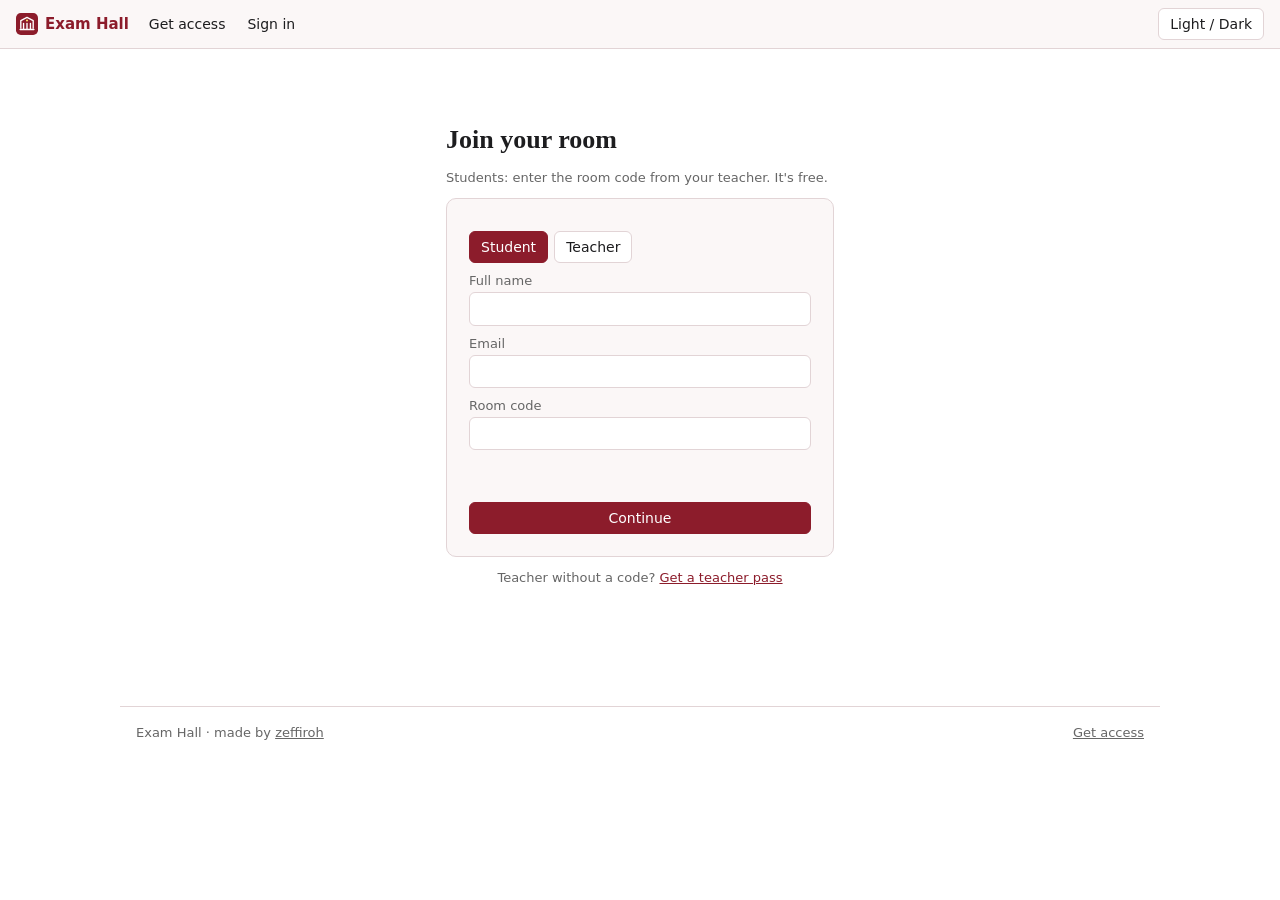
<file: docs/index.html>
<!DOCTYPE html>
<html lang="en">
<head>
<meta charset="utf-8">
<meta name="viewport" content="width=device-width,initial-scale=1">
<link rel="icon" href="assets/icon.svg" type="image/svg+xml">
<title>Sign in · Exam Hall</title>
<link rel="stylesheet" href="css/app.css">
</head>
<body>
<main class="signin">
  <h1>Join your room</h1>
  <p class="mut">Students: enter the room code from your teacher. It's free.</p>
  <div class="card">
    <div class="tabs" role="tablist"><button id="tS" class="on" role="tab">Student</button><button id="tT" role="tab">Teacher</button></div>
    <form id="f" novalidate>
      <div id="fs">
        <label class="field">Full name<input id="nm" autocomplete="name" required></label>
        <label class="field">Email<input id="em" type="email" autocomplete="email" required></label>
        <label class="field">Room code<input id="cd" autocomplete="off" autocapitalize="off" spellcheck="false" required></label>
      </div>
      <div id="ft" hidden>
        <label class="field">Teacher access code<input id="pw" type="password" autocomplete="current-password" placeholder="XXXX-XXXX-XXXX"></label>
        <p class="mut" style="margin:0">The code you got after buying a teacher pass.</p>
      </div>
      <p class="err" id="er" role="alert"></p>
      <button class="pri" id="go" style="width:100%;justify-content:center">Continue</button>
    </form>
  </div>
  <p class="mut" style="text-align:center">Teacher without a code? <a href="pass.html">Get a teacher pass</a></p>
</main>
<script src="js/config.js"></script>
<script type="module">
import { $, el, topbar, user, setUser, S, T, teacherConnFor, teacherSql } from './js/core.js';
topbar();
const u = user();
if (u && u.role === 'student' && u.code) location.href = 'student.html';
if (u && u.role === 'teacher' && (u.key || sessionStorage.apc)) location.href = 'dashboard.html';
let role = 'student';
const pick = r => { role = r; $('#fs').hidden = r !== 'student'; $('#ft').hidden = r !== 'teacher'; $('#tS').classList.toggle('on', r === 'student'); $('#tT').classList.toggle('on', r === 'teacher'); $('#er').textContent = ''; };
$('#tS').onclick = () => pick('student');
$('#tT').onclick = () => pick('teacher');
const q = new URLSearchParams(location.search);
if (q.get('room')) $('#cd').value = q.get('room');
if (q.has('teacher')) pick('teacher');
$('#f').onsubmit = async e => {
  e.preventDefault();
  const go = $('#go'); go.disabled = true; $('#er').textContent = '';
  try {
    if (role === 'teacher') {
      const pw = $('#pw').value.trim();
      if (!pw) throw new Error('Enter your teacher access code.');
      sessionStorage.removeItem('apc');
      if (/^[A-Z0-9]{4}-[A-Z0-9]{4}-[A-Z0-9]{4}$/i.test(pw)) {
        const key = pw.toUpperCase();
        setUser({ role: 'teacher', key });
        try { await T('login'); }
        catch (x) { localStorage.removeItem('apu'); throw new Error(/access code/i.test(x.message) ? 'That access code was not found or was revoked.' : x.message); }
      } else {
        sessionStorage.apc = teacherConnFor($('#pw').value);
        try { const t = await teacherSql(); await t`select 1 from exam.rooms limit 1`; }
        catch (x) { sessionStorage.removeItem('apc'); throw new Error(/password/i.test(x.message) ? 'That access code was not found.' : x.message); }
        setUser({ role: 'teacher' });
      }
      location.href = 'dashboard.html';
    } else {
      const name = $('#nm').value.trim(), email = $('#em').value.trim().toLowerCase(), code = $('#cd').value.trim();
      if (!name) throw new Error('Enter your full name.');
      if (!/^\S+@\S+\.\S+$/.test(email)) throw new Error('Enter a valid email address.');
      if (!code) throw new Error('Enter the room code.');
      const r = await S.join(code);
      setUser({ role: 'student', name, email, code, room: r.room.title });
      location.href = 'student.html';
    }
  } catch (x) { $('#er').textContent = /room code/i.test(x.message) ? 'That room code was not found.' : x.message; go.disabled = false; }
};
</script>
</body>
</html>
</file>
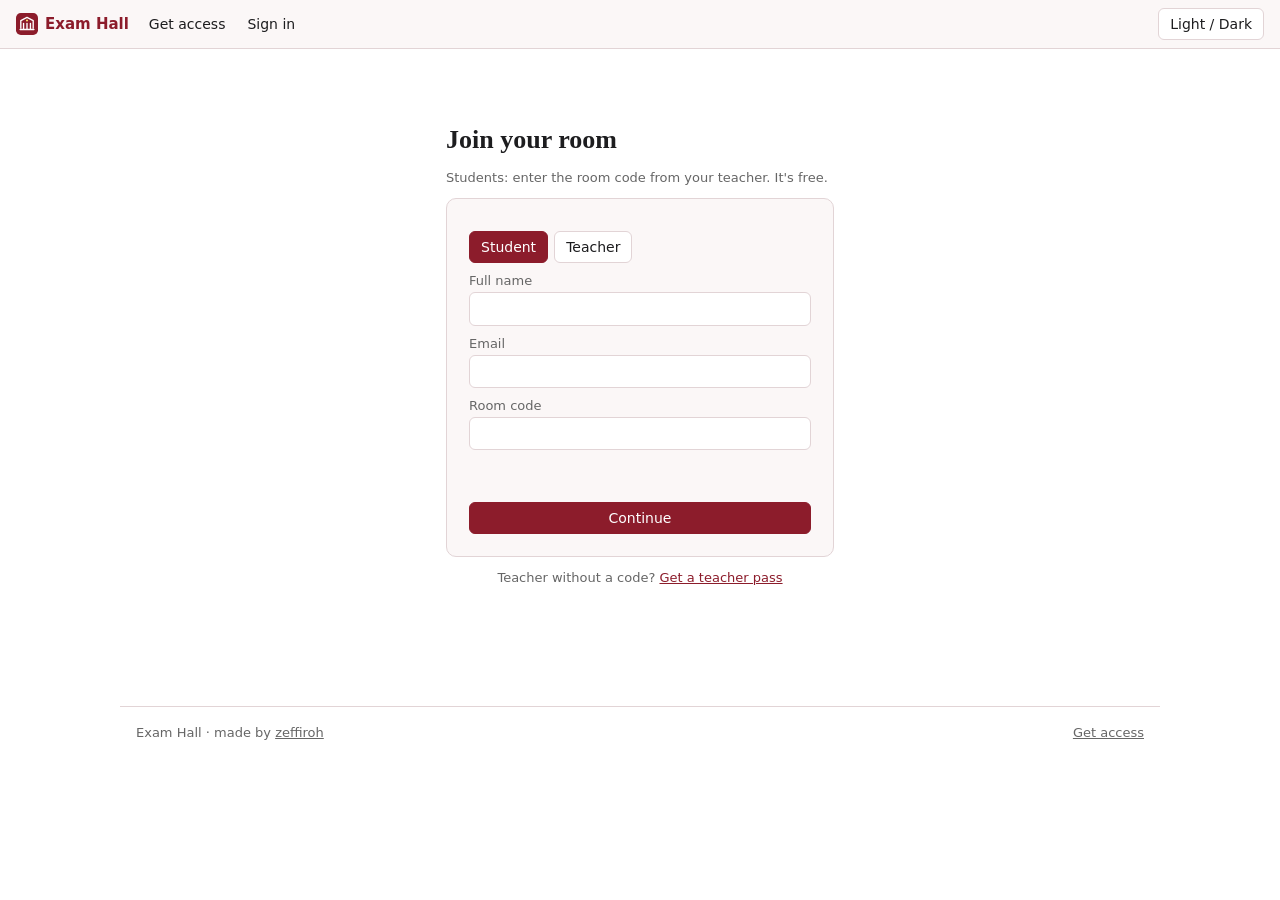
<file: docs/activity.html>
<!DOCTYPE html>
<html lang="en">
<head>
<meta charset="utf-8">
<meta name="viewport" content="width=device-width,initial-scale=1">
<link rel="icon" href="assets/icon.svg" type="image/svg+xml">
<title>Activity · Exam Hall</title>
<link rel="stylesheet" href="css/app.css">
</head>
<body>
<main id="main"><p class="mut" role="status">Loading…</p></main>
<script src="js/config.js"></script>
<script type="module" src="js/activity.js"></script>
</body>
</html>
</file>
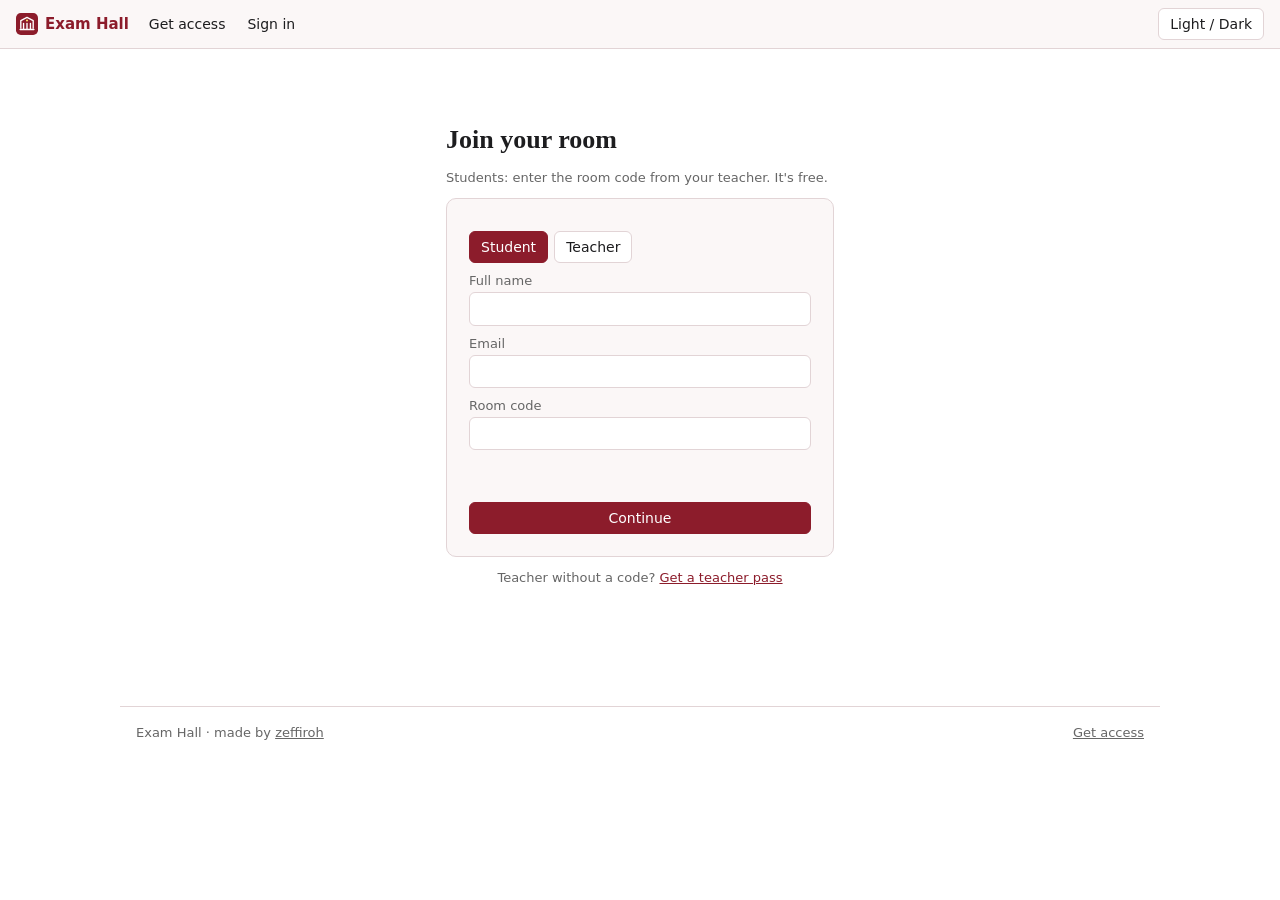
<file: docs/dashboard.html>
<!DOCTYPE html>
<html lang="en">
<head>
<meta charset="utf-8">
<meta name="viewport" content="width=device-width,initial-scale=1">
<link rel="icon" href="assets/icon.svg" type="image/svg+xml">
<title>Dashboard · Exam Hall</title>
<link rel="stylesheet" href="css/app.css">
</head>
<body>
<main id="main"><p class="mut">Loading…</p></main>
<script src="js/config.js"></script>
<script type="module" src="js/dashboard.js"></script>
</body>
</html>
</file>
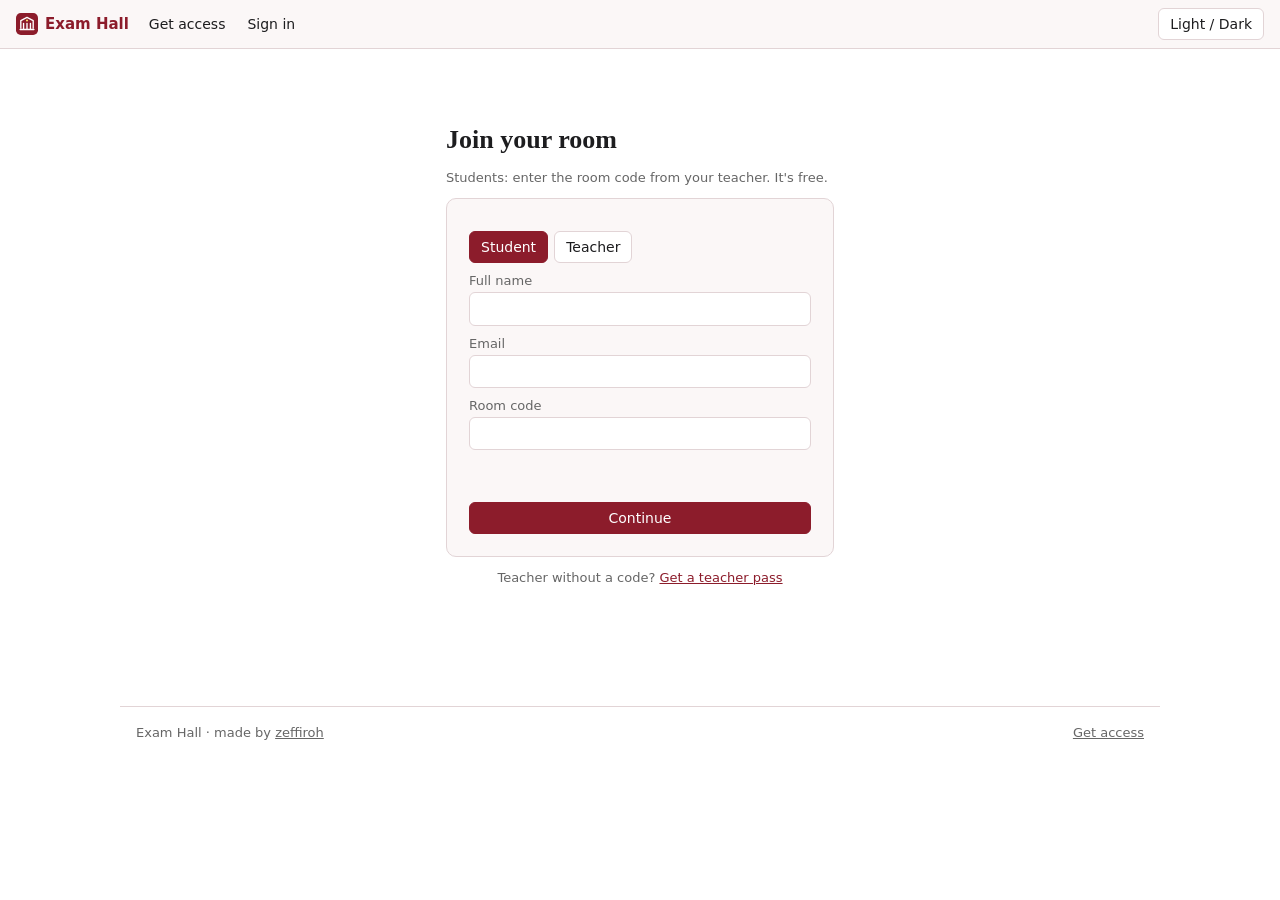
<file: docs/exam.html>
<!DOCTYPE html>
<html lang="en">
<head>
<meta charset="utf-8">
<meta name="viewport" content="width=device-width,initial-scale=1,viewport-fit=cover">
<link rel="icon" href="assets/icon.svg" type="image/svg+xml">
<title>Exam · Exam Hall</title>
<link rel="stylesheet" href="css/app.css">
</head>
<body class="exam">
<div class="ov" id="intro"><div>
  <p class="mut" id="iroom"></p>
  <h1 id="ititle">Loading…</h1>
  <p class="mut" id="isub"></p>
  <div id="ibody"></div>
  <div class="card" id="ifacts"></div>
  <label class="field">Accessibility: extra time on every section
    <select id="imult"><option value="1">Standard time</option><option value="1.25">1.25× time</option><option value="1.5">1.5× time</option><option value="2">2× time</option><option value="2.5">2.5× time</option><option value="3">3× time</option></select>
  </label>
  <p class="mut" style="margin-top:0">Choose before you begin. It is fixed once the exam starts and your teacher can see it.</p>
  <p class="err" id="ierr"></p>
  <div class="row"><button class="pri" id="go" disabled>Begin</button><a class="btn" href="student.html">Back to room</a></div>
</div></div>
<header class="xh">
  <b id="xt"></b>
  <span class="pillbar" id="secs"></span>
  <span class="mut" id="who"></span>
  <span id="tm" aria-live="polite"></span>
  <button id="bTm" aria-pressed="false">Hide timer</button>
  <button id="bZo" title="Smaller text" aria-label="Smaller text">A−</button>
  <button id="bZi" title="Larger text" aria-label="Larger text">A+</button>
  <button id="bLr" aria-pressed="false">Line reader</button>
  <button id="bRef" hidden>Reference</button>
  <button id="bCalc" hidden>Calculator</button>
  <button id="bNotes">Notes</button>
  <button id="bTheme">Theme</button>
  <span class="mut" id="saved"></span>
</header>
<div id="app"><section id="L" class="stim" aria-label="Source material"></section><section id="R" aria-label="Question"></section></div>
<footer class="xf" id="nav"></footer>
<div class="pop" id="notes" hidden><b>Notes for this question</b><textarea id="nt" aria-label="Notes"></textarea></div>
<div class="pop" id="calc" hidden style="width:380px">
  <div class="tabs"><button id="ct1" class="on">Scientific</button><button id="ct2">Graphing</button></div>
  <div id="cs"><input id="cd" aria-label="Expression" autocomplete="off"><div id="cres"></div><div class="kp" id="kp"></div></div>
  <div id="cg" hidden><input class="ge" value="y = x^2" aria-label="Function 1"><input class="ge" value="" aria-label="Function 2"><input class="ge" value="" aria-label="Function 3"><canvas id="gc" width="360" height="260"></canvas><div class="hint">Drag to pan, scroll to zoom.</div></div>
</div>
<div class="pop" id="ref" hidden style="width:min(460px,calc(100vw - 24px))"><b>Reference</b><div id="refb"></div></div>
<div id="lr" hidden></div>
<div class="nv" id="nv" hidden></div>
<div id="hb" hidden><button id="h1">Highlight</button><button id="h2">To notes</button><button id="h3">Clear highlights</button></div>
<div class="ov" id="fsw" hidden><div><h2>Return to full screen</h2><p>Leaving full screen has been recorded for your teacher.</p><button class="pri" id="refs">Return to the exam</button></div></div>
<div class="ov" id="done" hidden><div><h1>Submitted</h1><p id="dmsg">Your answers are saved.</p><div class="row"><a class="btn pri" id="drep" href="student.html#attempts">See my results</a><a class="btn" href="student.html">Back to room</a></div></div></div>
<script src="js/config.js"></script>
<script type="module" src="js/exam.js"></script>
</body>
</html>
</file>
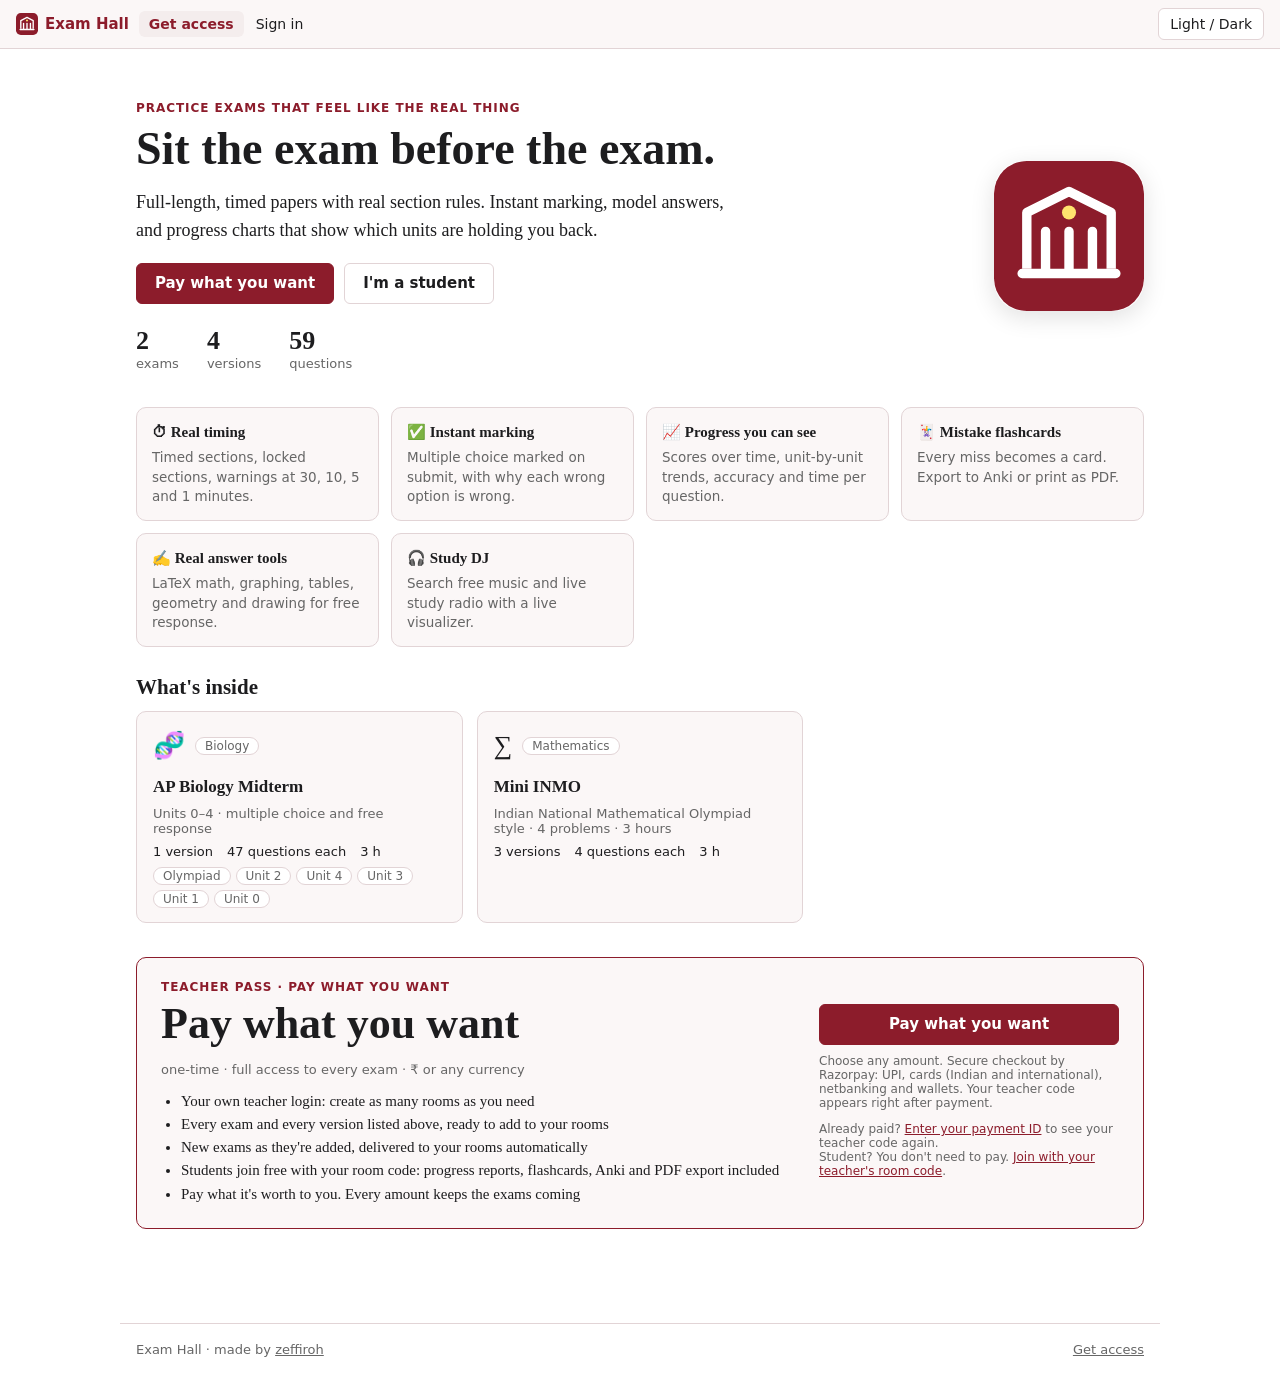
<file: docs/pass.html>
<!DOCTYPE html>
<html lang="en">
<head>
<meta charset="utf-8">
<meta name="viewport" content="width=device-width,initial-scale=1">
<link rel="icon" href="assets/icon.svg" type="image/svg+xml">
<title>Get access · Exam Hall</title>
<meta name="description" content="Full-length timed practice exams with progress charts, mistake flashcards and a study DJ.">
<link rel="stylesheet" href="css/app.css">
</head>
<body>
<main class="store">
  <section class="hero">
    <div>
      <p class="kick">Practice exams that feel like the real thing</p>
      <h1>Sit the exam before the exam.</h1>
      <p class="lede">Full-length, timed papers with real section rules. Instant marking, model answers, and progress charts that show which units are holding you back.</p>
      <div class="row"><a class="btn pri big" id="buy" href="#price">Pay what you want</a><a class="btn big" href="index.html">I'm a student</a></div>
      <div class="stats" id="stats"></div>
    </div>
    <img src="assets/icon.svg" alt="" class="hero-mark">
  </section>

  <section class="feats">
    <div><b>⏱ Real timing</b><span>Timed sections, locked sections, warnings at 30, 10, 5 and 1 minutes.</span></div>
    <div><b>✅ Instant marking</b><span>Multiple choice marked on submit, with why each wrong option is wrong.</span></div>
    <div><b>📈 Progress you can see</b><span>Scores over time, unit-by-unit trends, accuracy and time per question.</span></div>
    <div><b>🃏 Mistake flashcards</b><span>Every miss becomes a card. Export to Anki or print as PDF.</span></div>
    <div><b>✍️ Real answer tools</b><span>LaTeX math, graphing, tables, geometry and drawing for free response.</span></div>
    <div><b>🎧 Study DJ</b><span>Search free music and live study radio with a live visualizer.</span></div>
  </section>

  <h2>What's inside</h2>
  <div class="grid" id="cat"><p class="mut">Loading exams…</p></div>

  <section class="price card" id="price">
    <div>
      <p class="kick">Teacher pass · pay what you want</p>
      <div class="amt" id="amt"></div>
      <p class="mut" id="pnote"></p>
      <ul>
        <li>Your own teacher login: create as many rooms as you need</li>
        <li>Every exam and every version listed above, ready to add to your rooms</li>
        <li>New exams as they're added, delivered to your rooms automatically</li>
        <li>Students join free with your room code: progress reports, flashcards, Anki and PDF export included</li>
        <li>Pay what it's worth to you. Every amount keeps the exams coming</li>
      </ul>
    </div>
    <div class="buybox">
      <a class="btn pri big" id="pay" target="_top">Pay what you want</a>
      <p class="hint" id="payhint">Choose any amount. Secure checkout by Razorpay: UPI, cards (Indian and international), netbanking and wallets. Your teacher code appears right after payment.</p>
      <p class="hint">Already paid? <a href="unlock.html">Enter your payment ID</a> to see your teacher code again.<br>Student? You don't need to pay. <a href="index.html">Join with your teacher's room code</a>.</p>
    </div>
  </section>

  <section class="comm" id="comm" hidden>
    <h2>Join the community</h2>
    <p class="mut">Share scores, ask for new exams and swap study tips.</p>
    <div class="row" id="commLinks"></div>
  </section>
</main>
<script src="js/config.js"></script>
<script type="module">
import { $, el, CFG, topbar } from './js/core.js';
topbar('Get access');
$('#amt').textContent = CFG.price || '';
$('#pnote').textContent = CFG.priceNote || '';
const pay = $('#pay');
if (CFG.payLink) { pay.href = CFG.payLink; }
else { pay.removeAttribute('href'); pay.setAttribute('aria-disabled', 'true'); pay.classList.add('off'); $('#payhint').textContent = 'Payments open soon. Ask your teacher for a room code in the meantime.'; }

const c = CFG.community || {};
const badges = [
  c.reddit && el('a', { class: 'btn big', href: c.reddit, target: '_blank', rel: 'noopener', text: 'Reddit' }),
  c.discord && el('a', { class: 'btn big', href: c.discord, target: '_blank', rel: 'noopener', text: 'Discord' })
].filter(Boolean);
if (badges.length) { $('#comm').hidden = false; $('#commLinks').append(...badges); }

try {
  const cat = await (await fetch('catalog.json', { cache: 'no-cache' })).json();
  const t = cat.totals;
  $('#stats').append(...[[t.exams, 'exams'], [t.sets, 'versions'], [t.questions, 'questions']].map(([n, l]) => el('div', null, el('b', { text: n }), el('span', { text: l }))));
  $('#cat').replaceChildren(...cat.exams.map(x => el('div', { class: 'card ex' },
    el('div', { class: 'row' }, el('span', { class: 'exi', text: x.icon, 'aria-hidden': 'true' }), x.subject ? el('span', { class: 'chip', text: x.subject }) : null),
    el('h3', { text: x.title }),
    x.subtitle ? el('p', { class: 'mut', text: x.subtitle }) : null,
    el('div', { class: 'row facts' },
      el('span', { text: x.sets + (x.sets > 1 ? ' versions' : ' version') }),
      el('span', { text: x.perSet + ' questions each' }),
      x.minutes ? el('span', { text: Math.round(x.minutes / 6) / 10 + ' h' }) : null),
    x.units.length ? el('div', { class: 'units' }, x.units.slice(0, 6).map(u => el('span', { class: 'chip', text: u }))) : null)));
} catch { $('#cat').replaceChildren(el('p', { class: 'mut', text: 'The exam list could not be loaded.' })); }
</script>
</body>
</html>
</file>
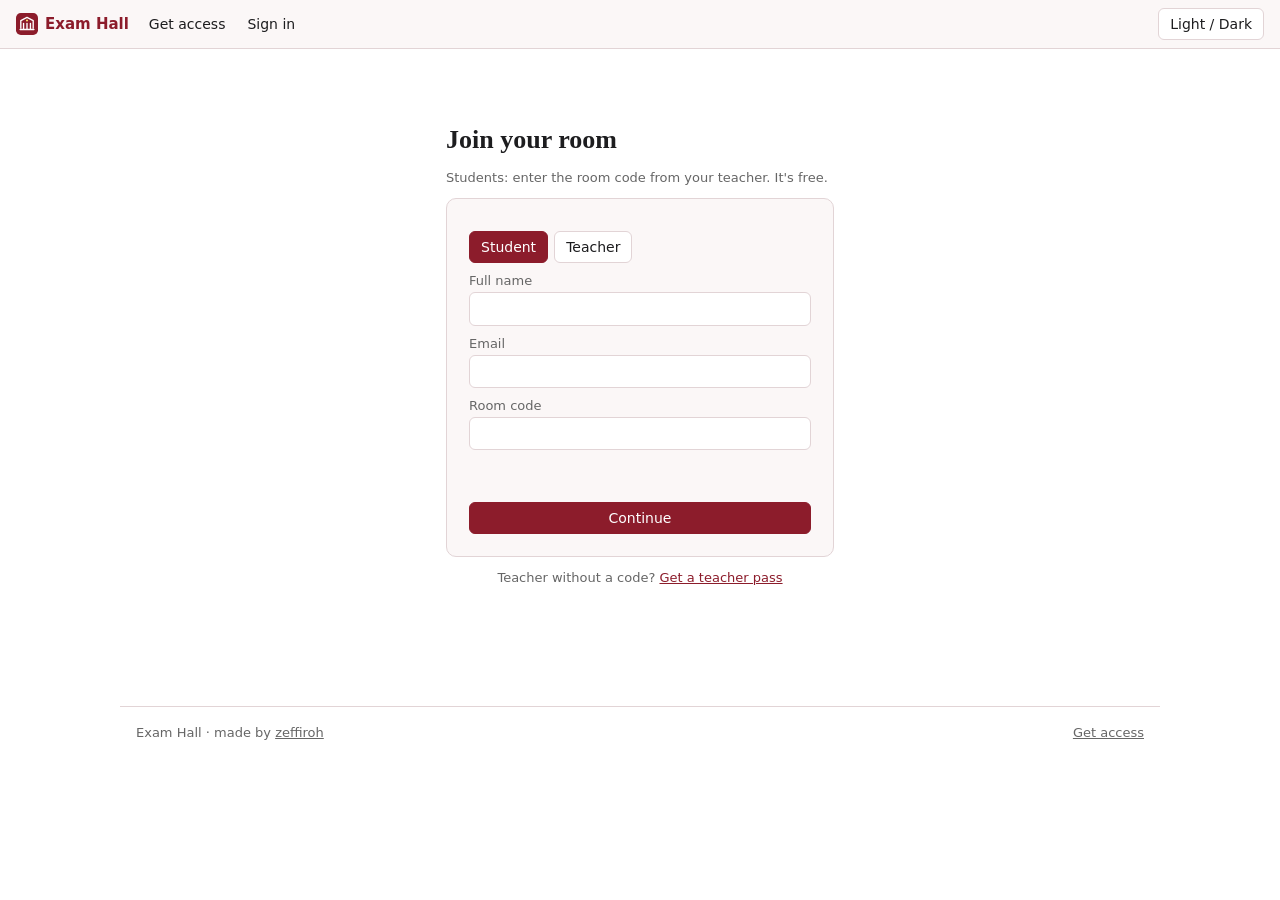
<file: docs/student.html>
<!DOCTYPE html>
<html lang="en">
<head>
<meta charset="utf-8">
<meta name="viewport" content="width=device-width,initial-scale=1">
<link rel="icon" href="assets/icon.svg" type="image/svg+xml">
<title>Room · Exam Hall</title>
<link rel="stylesheet" href="css/app.css">
</head>
<body>
<main id="main"><p class="mut">Loading…</p></main>
<script src="js/config.js"></script>
<script type="module" src="js/student.js"></script>
</body>
</html>
</file>
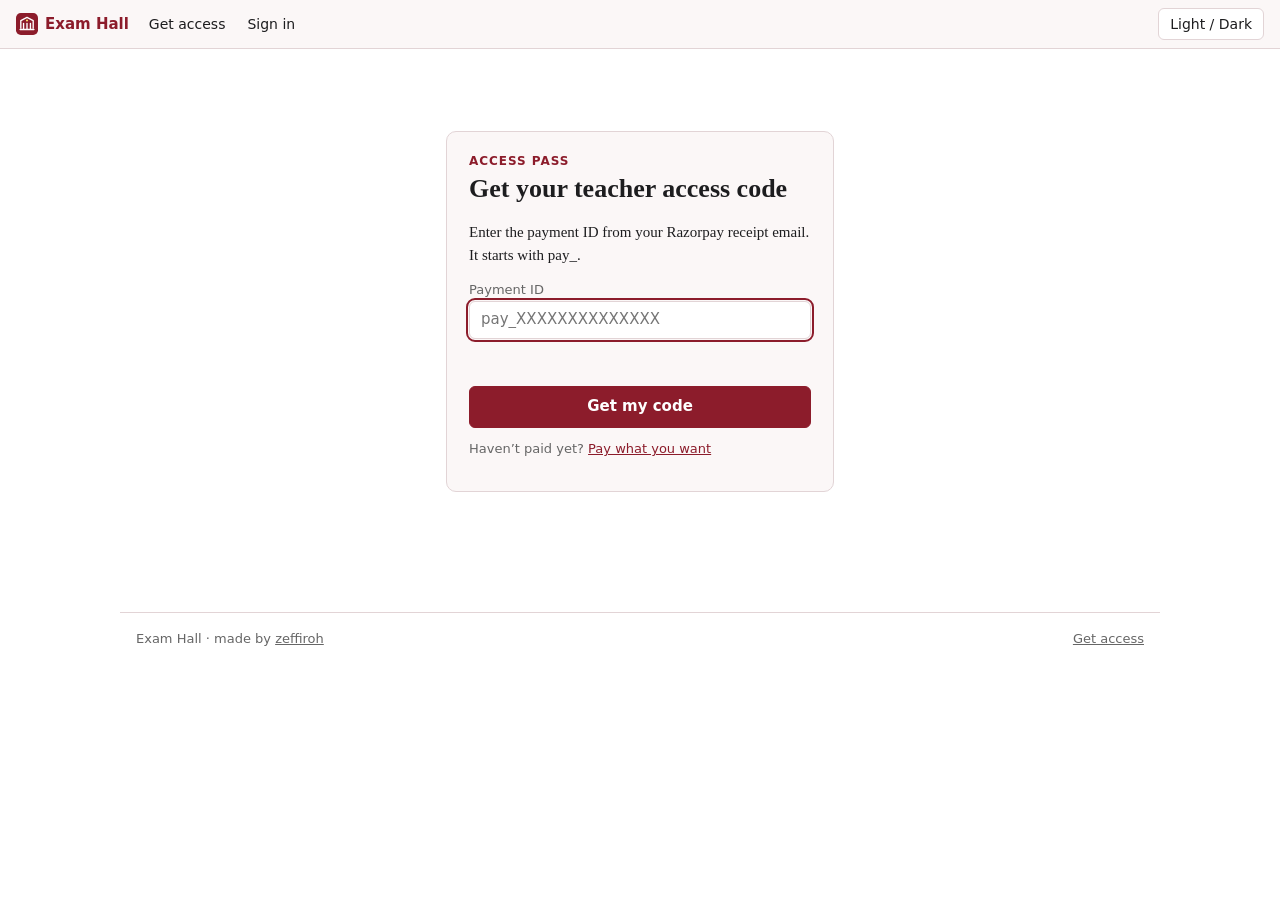
<file: docs/unlock.html>
<!DOCTYPE html>
<html lang="en">
<head>
<meta charset="utf-8">
<meta name="viewport" content="width=device-width,initial-scale=1">
<link rel="icon" href="assets/icon.svg" type="image/svg+xml">
<title>Your teacher code · Exam Hall</title>
<meta name="robots" content="noindex">
<link rel="stylesheet" href="css/app.css">
</head>
<body>
<main class="signin unlock">
  <div class="card" id="box"><p class="mut" role="status">Checking your payment…</p></div>
</main>
<script src="js/config.js"></script>
<script type="module">
import { $, el, topbar, studentSql } from './js/core.js';
topbar();
const box = $('#box');
const qs = new URLSearchParams(location.search);
const PAY = /^(pay_[A-Za-z0-9]{10,30}|cs_(test|live)_[A-Za-z0-9]{20,240})$/;

function show(code) {
  const copy = el('button', { text: 'Copy', onclick: async () => { try { await navigator.clipboard.writeText(code); copy.textContent = 'Copied'; } catch { copy.textContent = 'Select and copy'; } } });
  box.replaceChildren(
    el('p', { class: 'kick', text: 'Thank you for your support' }),
    el('h1', { text: 'Here is your teacher access code' }),
    el('div', { class: 'code' }, el('code', { text: code }), copy),
    el('p', { class: 'mut', text: 'Save it somewhere safe and don’t share it: it is your teacher login. Sign in on the Teacher tab, create rooms, add exams from the library, and give your students the room code. Students join free. If you lose this code, come back here and enter your payment ID again.' }),
    el('a', { class: 'btn pri big', href: 'index.html?teacher', text: 'Open the teacher dashboard' }));
}

function ask(msg) {
  const input = el('input', { class: 'single', placeholder: 'pay_XXXXXXXXXXXXXX', autocomplete: 'off', spellcheck: 'false', 'aria-label': 'Payment ID' });
  const err = el('p', { class: 'err', role: 'alert', text: msg || '' });
  const form = el('form', null, el('label', { class: 'field' }, 'Payment ID', input), err,
    el('button', { class: 'pri big', type: 'submit', text: 'Get my code', style: 'width:100%;justify-content:center' }));
  form.addEventListener('submit', e => { e.preventDefault(); claim(input.value.trim()); });
  box.replaceChildren(el('p', { class: 'kick', text: 'Access pass' }), el('h1', { text: 'Get your teacher access code' }),
    el('p', { text: 'Enter the payment ID from your Razorpay receipt email. It starts with pay_.' }), form,
    el('p', { class: 'mut' }, 'Haven’t paid yet? ', el('a', { href: 'pass.html#price', text: 'Pay what you want' })));
  input.focus();
}

async function claim(id) {
  if (!PAY.test(id)) { ask('That doesn’t look like a payment ID. Copy it exactly from your receipt; it starts with pay_.'); return; }
  const key = 'eh-code:' + id;
  let saved = null;
  try { saved = JSON.parse(localStorage[key] || 'null'); } catch {}
  if (saved) { show(saved.code); return; }
  box.replaceChildren(el('p', { class: 'mut', role: 'status', text: 'Checking your payment…' }));
  try {
    const q = await studentSql();
    const [r] = await q`select exam.claim_code(${id}, ${null}) as r`;
    try { localStorage[key] = JSON.stringify(r.r); } catch {}
    history.replaceState(null, '', 'unlock.html?razorpay_payment_id=' + encodeURIComponent(id));
    show(r.r.code);
  } catch (e) { ask((e.message || String(e)) + ' If you were charged, reply to your receipt email and you’ll get a code by hand.'); }
}

const id = qs.get('razorpay_payment_id') || qs.get('payment_id') || qs.get('session_id') || '';
if (id) claim(id); else ask();
</script>
</body>
</html>
</file>
<file: docs/css/app.css>
:root{--bg:#fff;--pn:#fbf7f7;--pn2:#f4eded;--ink:#1d1d1f;--mut:#666;--ln:#e2d4d6;--mar:#8c1c2b;--mar-ink:#fff;--ok:#1d7a46;--bad:#b3261e;--hl:#ffe36e;--shadow:0 6px 24px rgba(0,0,0,.12);--r:8px;color-scheme:light}
html[data-t=dark]{--bg:#17120f;--pn:#211a19;--pn2:#2a2120;--ink:#f1ebe8;--mut:#a89c98;--ln:#3a2c2d;--mar:#e0707e;--mar-ink:#17120f;--ok:#5fd08e;--bad:#ff8a80;--hl:#6b5a10;--shadow:0 6px 24px rgba(0,0,0,.5);color-scheme:dark}
*{box-sizing:border-box}
html,body{margin:0}
body{background:var(--bg);color:var(--ink);font:15px/1.55 Georgia,"Times New Roman",serif}
a{color:var(--mar)}
button,.btn,select,input,textarea{font:14px/1.3 system-ui,sans-serif;background:var(--bg);color:var(--ink);border:1px solid var(--ln);border-radius:6px;padding:6px 11px}
button,.btn{cursor:pointer;text-decoration:none;display:inline-flex;align-items:center;gap:6px}
button:hover,.btn:hover{border-color:var(--mar)}
button:focus-visible,.btn:focus-visible,input:focus-visible,select:focus-visible,textarea:focus-visible,[tabindex]:focus-visible{outline:2px solid var(--mar);outline-offset:1px}
button:disabled{opacity:.5;cursor:not-allowed}
.pri{background:var(--mar);color:var(--mar-ink);border-color:var(--mar)}
.pri:hover{filter:brightness(1.08)}
.danger{color:var(--bad);border-color:var(--bad)}
.on{background:var(--mar);color:var(--mar-ink);border-color:var(--mar)}
[hidden]{display:none!important}
header.top{display:flex;gap:10px;align-items:center;padding:8px 16px;background:var(--pn);border-bottom:1px solid var(--ln);font:14px system-ui,sans-serif;position:sticky;top:0;z-index:10}
header.top b{color:var(--mar);font-size:15px}
header.top nav{display:flex;gap:2px}
header.top nav a{color:var(--ink);text-decoration:none;padding:5px 10px;border-radius:6px}
header.top nav a:hover{background:var(--pn2)}
header.top nav a.cur{background:var(--pn2);color:var(--mar);font-weight:600}
.sp{flex:1}
main{max-width:1040px;margin:0 auto;padding:22px 16px 60px}
h1,h2,h3{font-weight:700;line-height:1.25}
h1{font-size:26px;margin:.2em 0 .4em}h2{font-size:21px;margin:1.3em 0 .5em}h3{font-size:17px;margin:1em 0 .4em}
.mut{color:var(--mut);font:13px system-ui,sans-serif}
.ok{color:var(--ok)}.bad{color:var(--bad)}
.card{border:1px solid var(--ln);border-radius:10px;padding:14px 16px;margin:12px 0;background:var(--pn)}
.grid{display:grid;grid-template-columns:repeat(auto-fill,minmax(290px,1fr));gap:14px}
.grid .card{margin:0;display:flex;flex-direction:column;gap:8px}
.chip{display:inline-block;font:12px system-ui,sans-serif;border:1px solid var(--ln);border-radius:20px;padding:1px 9px;color:var(--mut);background:var(--bg)}
table{border-collapse:collapse;width:100%;font:14px system-ui,sans-serif}
td,th{border:1px solid var(--ln);padding:6px 9px;text-align:left;vertical-align:top}
th{background:var(--pn);font-weight:600}
tr.c{cursor:pointer}tr.c:hover{background:var(--pn)}
.tabs{display:flex;gap:6px;flex-wrap:wrap;margin:10px 0}
.field{display:flex;flex-direction:column;gap:4px;margin:10px 0;font:13px system-ui,sans-serif;color:var(--mut)}
.field input,.field select,.field textarea{width:100%;color:var(--ink);font-size:15px}
.row{display:flex;gap:10px;align-items:center;flex-wrap:wrap}
.bar{height:10px;background:var(--mar);border-radius:5px}
.err{color:var(--bad);font:14px system-ui,sans-serif;min-height:1.4em}
.signin{max-width:420px;margin:48px auto}
.signin .card{padding:22px}
.toast{position:fixed;left:50%;top:60px;transform:translateX(-50%);background:var(--mar);color:var(--mar-ink);padding:9px 18px;border-radius:8px;z-index:90;font:600 14px system-ui,sans-serif;box-shadow:var(--shadow)}
.modal{position:fixed;inset:0;background:rgba(0,0,0,.5);display:flex;align-items:center;justify-content:center;z-index:100;padding:16px}
.modal>div{background:var(--bg);border:1px solid var(--ln);border-radius:12px;padding:20px 22px;max-width:480px;width:100%;box-shadow:var(--shadow)}
.modal .row{justify-content:flex-end;margin-top:14px}
mark{background:var(--hl);color:inherit}
.katex{font-size:1.06em}
.katex-display{margin:.6em 0;overflow-x:auto;overflow-y:hidden}
pre.src{white-space:pre-wrap;word-break:break-word;background:var(--pn);border:1px solid var(--ln);border-radius:6px;padding:8px;font:13px ui-monospace,Consolas,monospace}

body.exam{height:100dvh;overflow:hidden;display:flex;flex-direction:column}
.xh,.xf{display:flex;gap:8px;align-items:center;padding:6px 10px;background:var(--pn);font:13px system-ui,sans-serif;flex-wrap:nowrap;overflow-x:auto;white-space:nowrap}
.xh{border-bottom:1px solid var(--ln)}
.xf{border-top:1px solid var(--ln)}
.xh button,.xf button{padding:4px 10px}
#tm{margin-left:auto;font-weight:700;color:var(--mar);font-variant-numeric:tabular-nums}
#tm.off{visibility:hidden}
#app{font-size:calc(var(--z,1)*1em)}
#lr{position:fixed;pointer-events:none;z-index:15;border-top:2px solid var(--mar);border-bottom:2px solid var(--mar);box-shadow:0 0 0 100vmax rgba(0,0,0,.4)}
#ref{max-height:70vh;overflow:auto}
#refb{margin-top:6px;font:14px/1.5 system-ui,sans-serif}
#app{flex:1;display:grid;grid-template-columns:1fr 1fr;min-height:0}
#app.one{grid-template-columns:minmax(0,820px);justify-content:center}
#app.one #L{display:none}
#app section{overflow:auto;padding:14px 20px;min-height:0}
#L{background:var(--pn);border-right:1px solid var(--ln)}
.fig{background:var(--bg);border:1px solid var(--ln);border-radius:8px;padding:8px;margin:10px 0}
.fig svg{max-width:100%;height:auto;color:var(--ink)}
.fig canvas{max-width:100%;height:auto}
.cap{font:12px/1.4 system-ui,sans-serif;color:var(--mut);margin-top:4px}
.stim table,.fig table{font:13px system-ui,sans-serif;width:auto}
.op{display:block;border:1px solid var(--ln);border-radius:8px;padding:9px 12px;margin:7px 0;cursor:pointer}
.op:hover{border-color:var(--mar)}
.op:has(input:checked){border-color:var(--mar);background:var(--pn)}
.op input{margin-right:8px}
.xbar{display:flex;justify-content:flex-end;margin:6px 0 -2px}
.xtog{font-weight:700;letter-spacing:.04em}
.xtog.on{border-color:var(--mar);background:var(--pn);color:var(--mar)}
.oprow{display:flex;align-items:center;gap:8px}
.oprow .op{flex:1;min-width:0}
.xo{display:none;min-width:52px;justify-content:center;flex:none}
.xm .xo{display:inline-flex}
.op.x{opacity:.55}
.op.x>span{text-decoration:line-through;text-decoration-thickness:2px}
.sub{border:1px solid var(--ln);border-radius:10px;padding:10px 12px;margin:12px 0}
.sub .lab{margin-bottom:8px}
.pts{float:right;font:12px system-ui,sans-serif;color:var(--mut)}
.tb{display:flex;gap:4px;margin:4px 0;flex-wrap:wrap}
.tb button{padding:3px 9px;min-width:30px;justify-content:center}
.ed{min-height:96px;border:1px solid var(--ln);border-radius:6px;padding:8px;background:var(--bg);outline:0}
.ed:focus{border-color:var(--mar)}
.pad,.cv{border:1px dashed var(--mar);border-radius:6px;background:#fff;touch-action:none;max-width:100%;display:block;cursor:crosshair}
.single{width:100%;font-size:16px;padding:8px 11px}
.mathbox{width:100%;min-height:120px;resize:vertical;font:15px/1.5 ui-monospace,Consolas,monospace}
.mprev{min-height:54px;border:1px solid var(--ln);border-radius:6px;padding:8px 12px;background:var(--pn);margin-top:6px;overflow-x:auto}
.mprev:empty::before{content:"Preview appears here";color:var(--mut);font:13px system-ui,sans-serif}
.pal{display:flex;gap:4px;flex-wrap:wrap;margin:4px 0}
.pal button{padding:3px 8px;min-width:32px;justify-content:center;font-size:15px}
.tools{display:flex;gap:4px;flex-wrap:wrap;margin:4px 0;align-items:center}
.tools .sep{width:1px;align-self:stretch;background:var(--ln);margin:0 3px}
.tools button.on{background:var(--mar);color:var(--mar-ink)}
.hint{font:12px system-ui,sans-serif;color:var(--mut);margin:3px 0}
.pop{position:fixed;right:12px;top:48px;width:260px;background:var(--pn);border:1px solid var(--mar);border-radius:10px;padding:10px;z-index:20;font:13px system-ui,sans-serif;box-shadow:var(--shadow)}
.pop textarea{width:100%;height:220px}
#cd{width:100%;font:16px ui-monospace,Consolas,monospace;margin-bottom:4px}
.kp{display:grid;grid-template-columns:repeat(5,1fr);gap:4px}
.kp button{justify-content:center;padding:7px 0}
#cres{font:600 16px ui-monospace,Consolas,monospace;margin:4px 0;min-height:1.3em}
#gc{background:#fff;border:1px solid var(--ln);width:100%;touch-action:none;margin-top:6px}
.ge{width:100%;margin:2px 0;font:14px ui-monospace,Consolas,monospace}
#hb{position:fixed;z-index:30;display:flex;gap:3px;background:var(--pn);border:1px solid var(--mar);border-radius:6px;padding:3px;box-shadow:var(--shadow)}
.ov{position:fixed;inset:0;background:var(--bg);z-index:60;overflow:auto;padding:28px 18px;display:flex;flex-direction:column;align-items:center}
.ov>div{max-width:720px;width:100%}
.nv{position:fixed;left:0;right:0;bottom:46px;max-height:55%;overflow:auto;background:var(--pn);border-top:2px solid var(--mar);z-index:25;padding:10px 16px;box-shadow:var(--shadow)}
.nv h4{margin:8px 0 5px;font:600 13px system-ui,sans-serif}
.gp{display:flex;flex-wrap:wrap;gap:5px}
.gp button{min-width:38px;justify-content:center}
.gp button.done{background:var(--pn2);border-color:var(--mut)}
.gp button.cur{outline:2px solid var(--mar)}
.gp button.fl::after{content:"⚑";color:var(--bad);margin-left:2px}
.pillbar{display:flex;gap:6px}
.sw{display:flex;gap:10px;flex-wrap:wrap}
.rev .opt,.fc-face .opt{padding:7px 11px;border:1px solid var(--ln);border-radius:6px;margin:4px 0}
.rev .opt.cor,.fc-face .opt.cor{border-color:var(--ok);background:color-mix(in srgb,var(--ok) 14%,transparent)}
.rev .opt.wr,.fc-face .opt.wr{border-color:var(--bad);background:color-mix(in srgb,var(--bad) 14%,transparent)}
.ans{border:1px solid var(--ln);border-radius:6px;padding:8px 10px;background:var(--bg);margin:6px 0}
@media(max-width:800px){#app{grid-template-columns:1fr;grid-auto-rows:minmax(0,1fr)}#app.one{grid-template-columns:1fr}#L{border-right:0;border-bottom:1px solid var(--ln)}}
@media print{header.top,.xh,.xf{display:none}}

.act-head h1{margin-bottom:.15em}
.act-head p{margin:.2em 0}
.act-chips{gap:6px;margin:8px 0 14px}
.act-body{min-width:0}
.lv{display:grid;grid-template-columns:minmax(0,1fr) 320px;gap:16px;align-items:start}
.lv-main{min-width:0}
.lv-main>.card:first-child{margin-top:0}
.lv-title{margin:.1em 0 .4em;overflow-wrap:anywhere}
.lv-kicker{margin:0;text-transform:uppercase;letter-spacing:.06em;font-size:11px}
.lv-stage{position:relative;aspect-ratio:16/9;background:#000;border-radius:10px;overflow:hidden;border:1px solid var(--ln);outline:0}
.lv-stage.aud{aspect-ratio:auto;min-height:170px;background:var(--pn2)}
.lv-stage:fullscreen{border-radius:0;border:0}
.lv-media,.lv-media iframe,.lv-media video{position:absolute;inset:0;width:100%;height:100%;border:0;background:#000}
.lv-stage.aud .lv-media{background:transparent}
.lv-media audio{display:none}
.lv-shield{position:absolute;inset:0;z-index:2}
.lv-msg{position:absolute;inset:0;z-index:1;display:flex;align-items:center;justify-content:center;text-align:center;padding:16px;color:#e8e2df;background:#000;font:15px system-ui,sans-serif}
.lv-art{position:absolute;inset:0;z-index:1;display:flex;flex-direction:column;align-items:center;justify-content:center;gap:2px;padding:16px;text-align:center;font:15px system-ui,sans-serif;overflow-wrap:anywhere}
.lv-note{font-size:44px;line-height:1;color:var(--mar)}
.lv-join{position:absolute;inset:0;z-index:4;width:100%;display:flex;flex-direction:column;align-items:center;justify-content:center;gap:6px;border:0;border-radius:0;background:rgba(0,0,0,.62);color:#fff;font:600 17px system-ui,sans-serif;padding:16px;text-align:center}
.lv-join:hover{background:rgba(0,0,0,.5)}
.lv-join:focus-visible{outline:3px solid var(--hl);outline-offset:-3px}
.lv-play{width:60px;height:60px;border-radius:50%;background:var(--mar);color:var(--mar-ink);display:flex;align-items:center;justify-content:center;font-size:24px;padding-left:4px}
.lv-sub{font:400 13px system-ui,sans-serif;opacity:.85}
.lv-float{position:absolute;inset:0;pointer-events:none;z-index:3;overflow:hidden}
.lv-float span{position:absolute;bottom:10px;font-size:30px;animation:lv-up 2.6s ease-out forwards}
@keyframes lv-up{from{transform:translateY(0) scale(.8);opacity:1}to{transform:translateY(-200px) scale(1.15);opacity:0}}
@keyframes lv-fade{from{opacity:1}to{opacity:0}}
@media(prefers-reduced-motion:reduce){.lv-float span{animation-name:lv-fade}}
.lv-ctl{display:flex;gap:8px;align-items:center;flex-wrap:wrap;margin:10px 0;font:14px system-ui,sans-serif}
.lv-time{font:13px system-ui,sans-serif;color:var(--mut);font-variant-numeric:tabular-nums;white-space:nowrap}
.lv input[type=range]{padding:0;border:0;background:none;accent-color:var(--mar);min-height:24px}
.lv-seek{flex:1;min-width:140px}
.lv-volw{display:inline-flex;gap:6px;align-items:center}
.lv-vol{width:110px}
.lv-check{display:inline-flex;gap:6px;align-items:center;font:14px system-ui,sans-serif;cursor:pointer}
.lv-check input{width:18px;height:18px;accent-color:var(--mar);margin:0}
.lv-stat.ok{border-color:var(--ok)}
.lv-stat.bad{border-color:var(--bad)}
.lv-prog{flex:1;min-width:120px;height:6px;background:var(--pn2);border-radius:3px;overflow:hidden}
.lv-prog>i{display:block;height:100%;width:0;background:var(--mar);transition:width .4s linear}
.lv-load{display:flex;gap:8px;flex-wrap:wrap}
.lv-load input{flex:2 1 220px;min-width:0;font-size:15px}
.lv-load input+input{flex:1 1 140px}
.lv-reqform .field{margin:6px 0}
.lv-add summary{cursor:pointer;font:600 14px system-ui,sans-serif;margin-top:10px}
.lv-feed{position:sticky;top:56px;margin:0;display:flex;flex-direction:column;gap:8px}
.lv-feed h2{margin:0}
.lv-log{list-style:none;margin:0;padding:0 2px;height:360px;overflow-y:auto;display:flex;flex-direction:column;gap:6px;font:14px/1.4 system-ui,sans-serif}
.lv-log li{overflow-wrap:anywhere}
.lv-log li.sys{color:var(--mut);font-size:13px}
.lv-react{display:flex;gap:4px;flex-wrap:wrap}
.lv-react button{font-size:18px;padding:3px 8px;min-width:40px;min-height:36px;justify-content:center}
.lv-say{display:flex;gap:6px}
.lv-say input{flex:1;min-width:0;font-size:15px}
.lv-q{list-style:none;margin:6px 0 0;padding:0;font:14px system-ui,sans-serif}
.lv-q li{display:flex;gap:8px;align-items:center;flex-wrap:wrap;padding:8px 0;border-top:1px solid var(--ln)}
.lv-q li:first-child{border-top:0}
.lv-q .t{flex:1 1 160px;min-width:0;overflow-wrap:anywhere}
.lv-q .chip{margin-left:6px}
.lv-n{min-width:22px;text-align:right;color:var(--mut);font-variant-numeric:tabular-nums}
.lv-acts{display:inline-flex;gap:4px;flex-wrap:wrap}
.lv-acts button{min-width:36px;min-height:34px;justify-content:center}
@media(max-width:860px){.lv{grid-template-columns:1fr}.lv-feed{position:static}.lv-log{height:240px}}
@media(max-width:420px){.lv-vol{width:90px}.lv-ctl{gap:6px}.lv-play{width:50px;height:50px}}
.toolbar{position:sticky;top:-14px;z-index:3;background:var(--bg);padding:6px 0 2px;margin:0 -2px;box-shadow:0 6px 8px -8px rgba(0,0,0,.4)}
.toolbar .tools{margin:2px 0}
.pg-hero{font:700 34px/1.1 system-ui,sans-serif;color:var(--ink);font-variant-numeric:tabular-nums}
.pg-spark{display:block;overflow:visible;max-width:100%}
.pg-spark .pg-line{fill:none;stroke:var(--mar);stroke-width:2;stroke-linejoin:round;stroke-linecap:round}
.pg-spark .pg-dot{fill:var(--mar);stroke:var(--pn);stroke-width:2}
.pg-spark .pg-last{r:4}
.pg-spark .pg-mid{stroke:var(--ln);stroke-width:1;stroke-dasharray:2 3}
.pg-spark .pg-hit{fill:transparent;cursor:pointer}
.pg-delta{font:13px system-ui,sans-serif;color:var(--mut)}
.pg-delta.up{color:var(--ok)}.pg-delta.down{color:var(--bad)}
.pg-table td{vertical-align:middle}
.pg-barcell{display:flex;align-items:center;gap:8px;min-width:180px}
.pg-bar{flex:1;height:10px;background:var(--pn2);border-radius:5px;overflow:hidden}
.pg-fill{height:100%;background:var(--mar);border-radius:5px}
.pg-val{font:600 13px system-ui,sans-serif;width:42px;text-align:right;font-variant-numeric:tabular-nums}
.pg-tip{position:fixed;z-index:200;background:var(--bg);color:var(--ink);border:1px solid var(--ln);border-radius:6px;padding:6px 9px;font:12px system-ui,sans-serif;box-shadow:var(--shadow);pointer-events:none}
.fc-stage{outline:0;border-radius:10px}
.fc-stage:focus-visible{outline:2px solid var(--mar);outline-offset:3px}
.fc-face{border:1px solid var(--ln);border-radius:10px;padding:14px 16px;background:var(--bg);min-height:220px;cursor:pointer;display:flex;flex-direction:column;gap:8px}
.fc-face.back{border-color:var(--mar)}
.fc-face .opt{cursor:pointer}
.fc-why{border-top:1px solid var(--ln);padding-top:8px}
.chip.ok{color:var(--ok);border-color:var(--ok)}

header.top .brand{display:inline-flex;align-items:center;gap:7px;text-decoration:none}
footer.site{display:flex;gap:14px;align-items:center;flex-wrap:wrap;max-width:1040px;margin:0 auto;padding:18px 16px 28px;border-top:1px solid var(--ln);font:13px system-ui,sans-serif;color:var(--mut)}
footer.site a{color:var(--mut)}footer.site a:hover{color:var(--mar)}

.kick{margin:0;font:600 12px system-ui,sans-serif;letter-spacing:.08em;text-transform:uppercase;color:var(--mar)}
.btn.big,button.big{padding:10px 18px;font-size:15px;font-weight:600}
.btn.off{opacity:.5;pointer-events:none}
.store .hero{display:grid;grid-template-columns:minmax(0,1fr) auto;gap:28px;align-items:center;padding:30px 0 10px}
.store .hero h1{font-size:clamp(30px,5vw,46px);margin:.2em 0 .3em;line-height:1.1}
.store .lede{font-size:18px;max-width:600px;margin:0 0 18px}
.hero-mark{width:150px;height:150px;border-radius:30px;box-shadow:var(--shadow)}
.stats{display:flex;gap:28px;margin-top:22px;font:13px system-ui,sans-serif;color:var(--mut)}
.stats div{display:flex;flex-direction:column}.stats b{font:700 26px Georgia,serif;color:var(--ink)}
.feats{display:grid;grid-template-columns:repeat(auto-fill,minmax(230px,1fr));gap:12px;margin:26px 0}
.feats div{border:1px solid var(--ln);border-radius:10px;padding:13px 15px;background:var(--pn);display:flex;flex-direction:column;gap:4px}
.feats span{font:13.5px/1.45 system-ui,sans-serif;color:var(--mut)}
.ex h3{margin:2px 0 0}.ex p{margin:0}.exi{font-size:26px}
.ex .facts{font:13px system-ui,sans-serif;gap:6px 14px}.ex .units{display:flex;flex-wrap:wrap;gap:5px}
.price{display:grid;grid-template-columns:minmax(0,1fr) minmax(0,300px);gap:20px;align-items:center;margin:34px 0;padding:22px 24px;border-color:var(--mar)}
.price .amt{font:700 44px Georgia,serif;margin:4px 0 0}.price ul{margin:10px 0 0;padding-left:20px}
.buybox{display:flex;flex-direction:column;gap:6px}.buybox .btn{justify-content:center}
.unlock .code{display:flex;gap:8px;align-items:center;margin:14px 0}
.unlock .code code{flex:1;font:700 26px ui-monospace,Consolas,monospace;letter-spacing:.06em;padding:10px 14px;border:2px dashed var(--mar);border-radius:8px;text-align:center;background:var(--bg);overflow-wrap:anywhere}
@media(max-width:700px){.store .hero,.price{grid-template-columns:1fr}.hero-mark{display:none}}

.dj-card{padding:10px}
.dj-stage{aspect-ratio:16/7;min-height:230px;background:radial-gradient(ellipse at 50% 120%,color-mix(in srgb,var(--mar) 28%,transparent),transparent 70%),var(--pn2)}
html[data-t=dark] .dj-stage{background:radial-gradient(ellipse at 50% 120%,color-mix(in srgb,var(--mar) 30%,transparent),transparent 70%),#0d0a09}
.dj-viz{position:absolute;inset:0;width:100%;height:100%;display:block}
.dj-stage .lv-media{inset:auto;right:10px;top:10px;width:176px;height:99px;border-radius:8px;overflow:hidden;z-index:2;background:transparent}
.dj-stage:not(.yt) .lv-media{display:none}
.dj-meta{position:absolute;left:14px;top:14px;right:200px;z-index:2;display:flex;gap:12px;align-items:center;font:14px system-ui,sans-serif}
.dj-stage:not(.yt) .dj-meta{right:14px}
.dj-txt{display:flex;flex-direction:column;gap:2px;min-width:0;align-items:flex-start}
.dj-now{font:700 19px Georgia,serif;overflow:hidden;text-overflow:ellipsis;white-space:nowrap;max-width:100%}
.dj-by{color:var(--mut);font-size:13px;overflow:hidden;text-overflow:ellipsis;white-space:nowrap;max-width:100%}
.dj-cover,.dj-th{position:relative;flex:none;display:inline-flex;align-items:center;justify-content:center;border-radius:8px;overflow:hidden;background:color-mix(in srgb,var(--mar) 18%,var(--bg));color:var(--mar);font-size:20px}
.dj-cover{width:64px;height:64px;box-shadow:var(--shadow);font-size:28px}
.dj-th{width:38px;height:38px}
.dj-cover img,.dj-th img{position:absolute;inset:0;width:100%;height:100%;object-fit:cover}
.dj-modes{position:absolute;right:10px;bottom:10px;z-index:3;display:flex;gap:4px}
.dj-modes button{padding:3px 9px;font-size:12px;background:color-mix(in srgb,var(--bg) 80%,transparent)}
.dj-modes button.on{background:var(--mar)}
.chip.live{color:#fff;background:var(--bad);border-color:var(--bad);font-weight:600}
.lv-prog.live i{background:repeating-linear-gradient(90deg,var(--mar) 0 10px,color-mix(in srgb,var(--mar) 55%,transparent) 10px 20px)}
.dj-find{display:flex;flex-direction:column;gap:8px}
.dj-src{display:flex;gap:6px}
.dj-search{display:flex;gap:6px}.dj-search input{flex:1;font-size:15px}
.dj-moods{display:flex;gap:5px;flex-wrap:wrap}.dj-moods .chip{cursor:pointer;padding:3px 10px}.dj-moods .chip:hover{border-color:var(--mar);color:var(--mar)}
.dj-res{list-style:none;margin:0;padding:0;max-height:420px;overflow:auto;border:1px solid var(--ln);border-radius:8px;background:var(--bg)}
.dj-res>li{display:flex;gap:10px;align-items:center;padding:7px 10px;border-bottom:1px solid var(--ln);font:14px system-ui,sans-serif}
.dj-res>li .t{flex:1;min-width:0;display:flex;flex-direction:column}
.dj-res>li .t b,.dj-res>li .t span{overflow:hidden;text-overflow:ellipsis;white-space:nowrap}
.dj-tracks{margin:0;padding:4px 10px 8px 58px;background:var(--pn);border-bottom:1px solid var(--ln);font:13.5px system-ui,sans-serif}
.dj-tracks li{display:flex;gap:8px;align-items:center;padding:3px 0}.dj-tracks .t{flex:1;min-width:0}
.lv-q li .dj-th{width:32px;height:32px;font-size:15px}
@media(max-width:600px){.dj-stage{aspect-ratio:4/3}.dj-stage .lv-media{width:128px;height:72px}.dj-meta{right:14px;top:auto;bottom:48px}.dj-now{font-size:16px}}

:root{--c1:#2a78d6;--c2:#eb6834;--c3:#1baf7a;--c4:#eda100;--c5:#e87ba4;--c-other:#a8a29e}
html[data-t=dark]{--c1:#3987e5;--c2:#d95926;--c3:#199e70;--c4:#c98500;--c5:#d55181;--c-other:#6b6560}
.pg-tabs{gap:6px;margin:4px 0 14px}.pg-tabs .btn{border-radius:20px}
.pg-sum{font-size:16px;line-height:1.6;border-left:4px solid var(--mar)}
.pg-kpis{display:grid;grid-template-columns:repeat(auto-fill,minmax(150px,1fr));gap:10px;margin:12px 0}
.pg-kpi{border:1px solid var(--ln);border-radius:10px;padding:10px 12px;background:var(--pn);display:flex;flex-direction:column;gap:2px;min-width:0}
.pg-kpi b{font:700 24px/1.15 system-ui,sans-serif;font-variant-numeric:tabular-nums}
.card .pg-kpis{margin:0}.card .pg-kpi{background:var(--bg)}
a.pg-tile{color:inherit;text-decoration:none}a.pg-tile:hover{border-color:var(--mar)}
.pg-two{display:grid;grid-template-columns:repeat(auto-fit,minmax(300px,1fr));gap:14px;margin:12px 0}.pg-two .card{margin:0}
.pg-line-chart,.pg-cols{width:100%;height:auto;display:block;overflow:visible}
.pg-grid{stroke:var(--ln);stroke-width:1;stroke-dasharray:2 4}.pg-axis{stroke:var(--mut);stroke-width:1}
.pg-tick{font:11px system-ui,sans-serif;fill:var(--mut)}.pg-lab{font:600 12px system-ui,sans-serif;fill:var(--ink)}
.pg-line-chart .pg-line{fill:none;stroke:var(--mar);stroke-width:2;stroke-linejoin:round;stroke-linecap:round}
.pg-area{fill:color-mix(in srgb,var(--mar) 10%,transparent)}
.pg-line-chart .pg-dot{fill:var(--mar);stroke:var(--pn);stroke-width:2}
.pg-hit{fill:transparent;cursor:pointer}
.pg-col{fill:var(--mar)}
.pg-donutw{display:flex;gap:18px;align-items:center;flex-wrap:wrap}
.pg-ring{fill:none;stroke:var(--pn2);stroke-width:20}
.pg-arc{cursor:pointer}.pg-arc:hover{stroke-width:24}
.pg-dc{font:700 24px system-ui,sans-serif;fill:var(--ink)}.pg-ds{font:11px system-ui,sans-serif;fill:var(--mut)}
.pg-legend{list-style:none;margin:0;padding:0;font:13px system-ui,sans-serif;display:flex;flex-direction:column;gap:5px;min-width:150px;flex:1}
.pg-legend li{display:flex;gap:8px;align-items:center}.pg-legend i{width:11px;height:11px;border-radius:3px;flex:none}
.pg-legend span{flex:1;color:var(--mut)}.pg-legend b{font-variant-numeric:tabular-nums}
.pg-heat{font:13px system-ui,sans-serif;border-collapse:separate;border-spacing:2px}
.pg-heat td,.pg-heat th{border:0;padding:5px 7px}.pg-heat th{background:none;color:var(--mut);font-weight:600;font-size:12px}.pg-heat th.c{text-align:center}
.pg-un{white-space:nowrap;font-weight:600}
.pg-cell{text-align:center;min-width:40px;border-radius:4px;font-variant-numeric:tabular-nums;color:var(--ink);cursor:default}
.pg-cell.dark{color:var(--mar-ink)}.pg-cell.none{background:repeating-linear-gradient(45deg,var(--pn2) 0 3px,transparent 3px 6px)}
.pg-ch{font-weight:700;text-align:right;font-variant-numeric:tabular-nums}
.pg-scale{display:flex;gap:8px;align-items:center;font:11px system-ui,sans-serif;color:var(--mut);margin-top:8px}
.pg-scale i{width:140px;height:8px;border-radius:4px;background:linear-gradient(90deg,color-mix(in srgb,var(--mar) 12%,var(--bg)),var(--mar))}
.pg-hbars{display:flex;flex-direction:column;gap:7px;font:13px system-ui,sans-serif}
.pg-hrow{display:grid;grid-template-columns:minmax(90px,38%) 1fr 44px;gap:10px;align-items:center}
.pg-hl{overflow:hidden;text-overflow:ellipsis;white-space:nowrap}
.pg-heat{width:auto}
.pg-legend{flex:0 1 240px}
</file>
